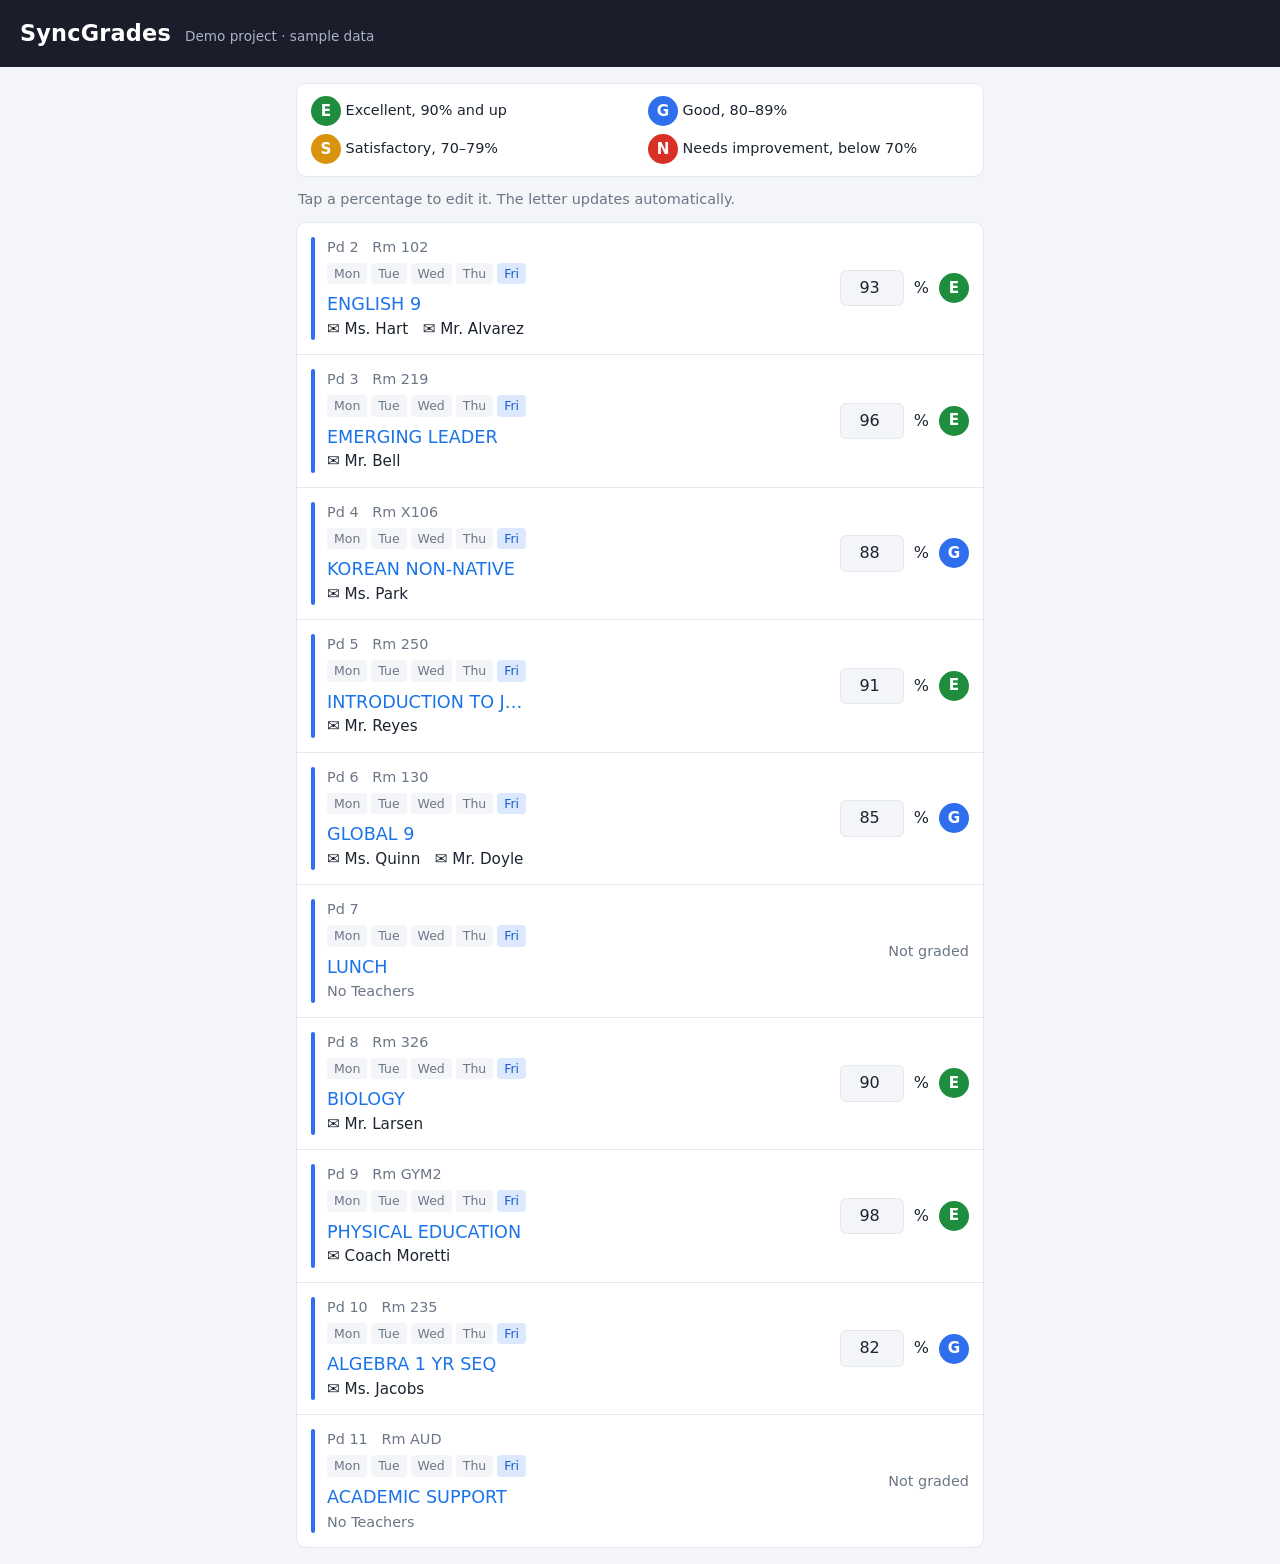
<file: index.html>
<!DOCTYPE html>
<html lang="en">
<head>
<meta charset="UTF-8">
<meta name="viewport" content="width=device-width, initial-scale=1">
<title>SyncGrades (Demo)</title>
<link rel="stylesheet" href="style.css">
</head>
<body>
<header class="top">
  <h1>SyncGrades</h1>
  <span class="demo">Demo project · sample data</span>
</header>
<main>
  <section class="key" aria-label="Grade key">
    <span><b class="badge E">E</b> Excellent, 90% and up</span>
    <span><b class="badge G">G</b> Good, 80–89%</span>
    <span><b class="badge S">S</b> Satisfactory, 70–79%</span>
    <span><b class="badge N">N</b> Needs improvement, below 70%</span>
  </section>
  <p class="hint">Tap a percentage to edit it. The letter updates automatically.</p>
  <ul id="classes" class="classes"></ul>
</main>
<script src="script.js"></script>
</body>
</html>
</file>
<file: style.css>
:root{
  --bg:#f3f5f8; --card:#fff; --ink:#1b2430; --muted:#6b7686; --line:#e3e7ee;
  --blue:#1a73e8; --bar:#2f6fed;
  --E:#1e8e3e; --G:#2f6fed; --S:#d9930d; --N:#d93025;
}
@media (prefers-color-scheme:dark){
  :root{--bg:#12151c;--card:#1b1f29;--ink:#e8ecf2;--muted:#93a0b3;--line:#2a303d;--blue:#6ea8ff}
}
*{box-sizing:border-box}
body{margin:0;background:var(--bg);color:var(--ink);font-family:system-ui,-apple-system,"Segoe UI",sans-serif;line-height:1.4}
.top{background:#1b1d2a;color:#fff;padding:18px 20px;display:flex;align-items:baseline;gap:14px;flex-wrap:wrap}
.top h1{margin:0;font-size:1.4rem;letter-spacing:.2px}
.demo{font-size:.85rem;color:#aab3c5}
main{max-width:720px;margin:0 auto;padding:16px}
.key{display:grid;grid-template-columns:1fr 1fr;gap:8px 16px;font-size:.9rem;background:var(--card);border:1px solid var(--line);border-radius:10px;padding:12px 14px}
.hint{color:var(--muted);font-size:.9rem;margin:12px 2px}
.classes{list-style:none;margin:0;padding:0;background:var(--card);border:1px solid var(--line);border-radius:10px}
.classes li{display:grid;grid-template-columns:4px 1fr auto;gap:12px;align-items:center;padding:14px;border-bottom:1px solid var(--line)}
.classes li:last-child{border-bottom:0}
.bar{align-self:stretch;background:var(--bar);border-radius:2px}
.meta{color:var(--muted);font-size:.9rem}
.days{display:flex;gap:4px;margin-top:6px;flex-wrap:wrap}
.days span{background:var(--bg);color:var(--muted);border-radius:4px;padding:2px 7px;font-size:.78rem}
.days span.on{background:#dbe8fd;color:#1a5fd0}
.name{color:var(--blue);font-size:1.1rem;font-weight:500;margin-top:8px}
.teacher{margin-top:2px;font-size:.95rem}
.score{display:flex;align-items:center;gap:10px}
.score input{width:64px;font:inherit;text-align:right;padding:6px 8px;border:1px solid var(--line);border-radius:6px;background:var(--bg);color:var(--ink)}
.score input:focus-visible,.badge:focus-visible{outline:2px solid var(--blue);outline-offset:2px}
.badge{display:inline-grid;place-items:center;width:30px;height:30px;border-radius:50%;color:#fff;font-size:.95rem}
.badge.E{background:var(--E)}.badge.G{background:var(--G)}.badge.S{background:var(--S)}.badge.N{background:var(--N)}
.nograde{color:var(--muted);font-size:.9rem}
@media (max-width:480px){.key{grid-template-columns:1fr}}
</file>
